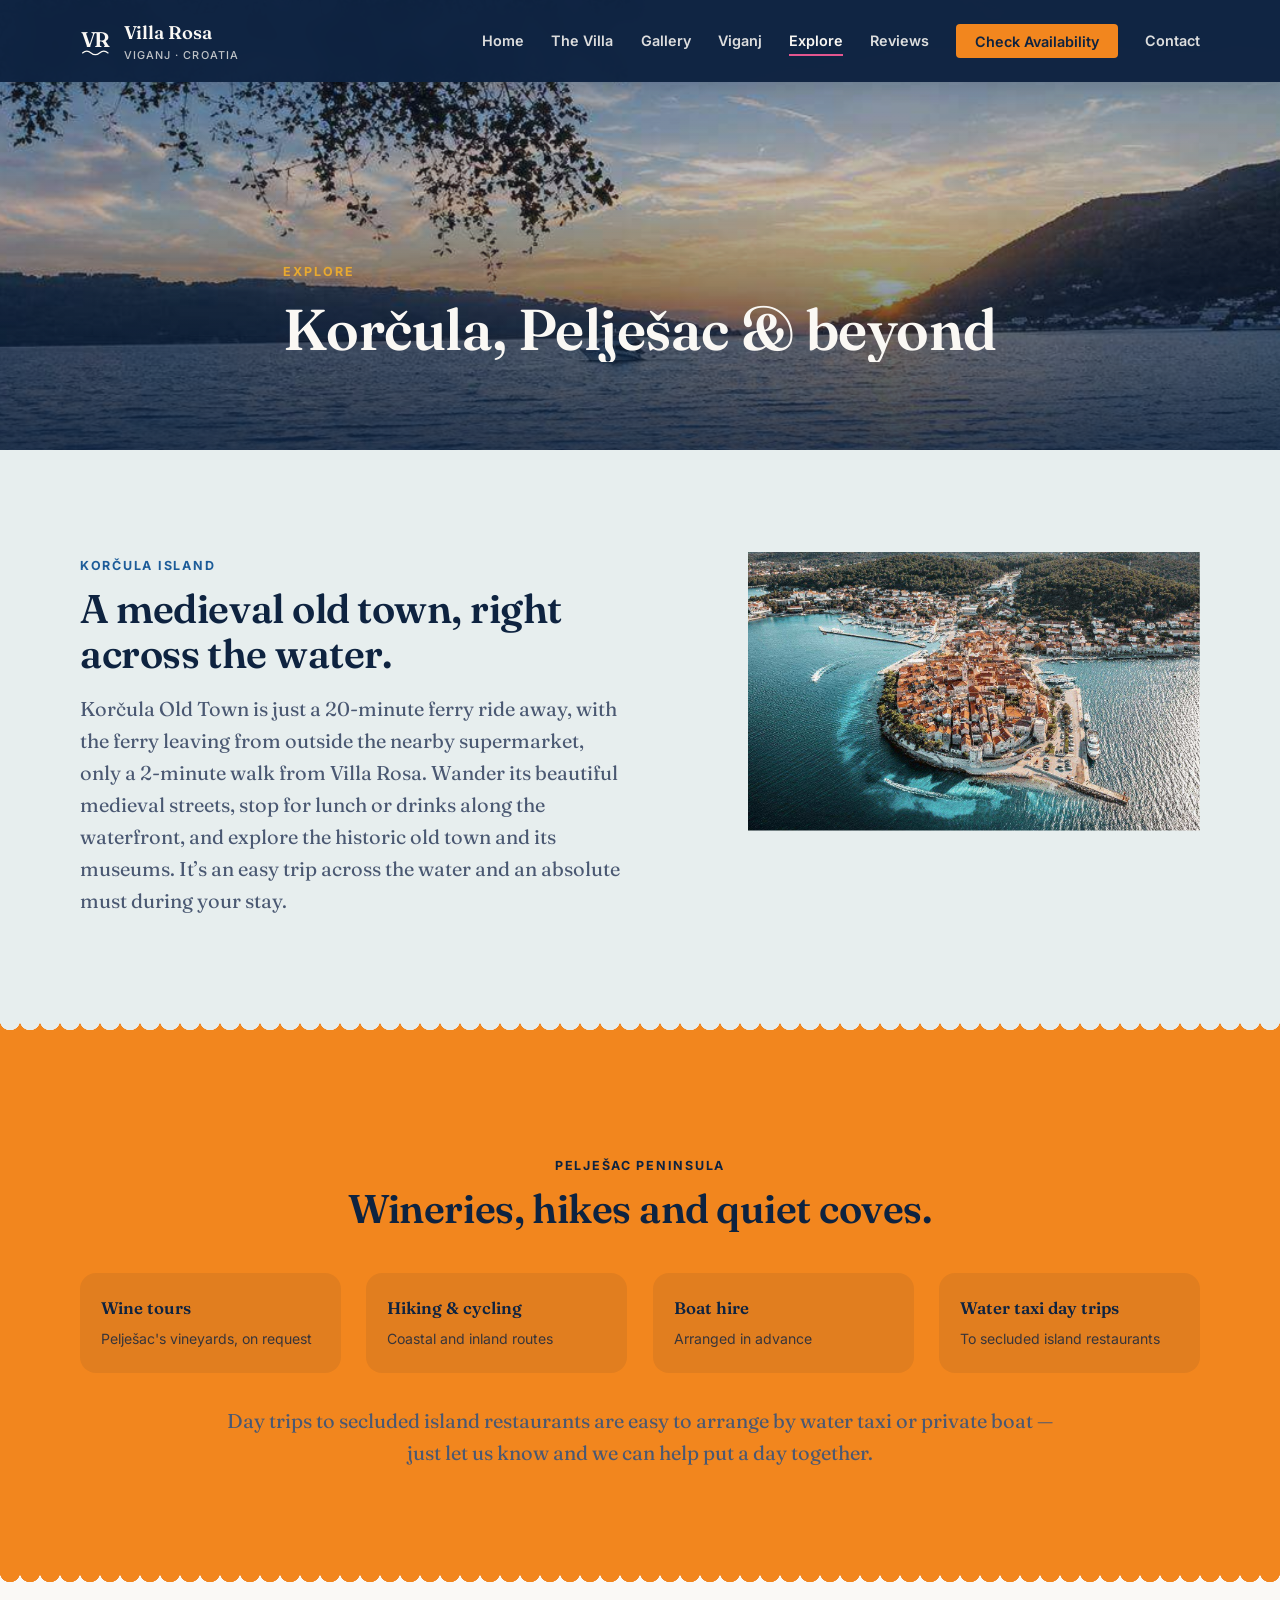
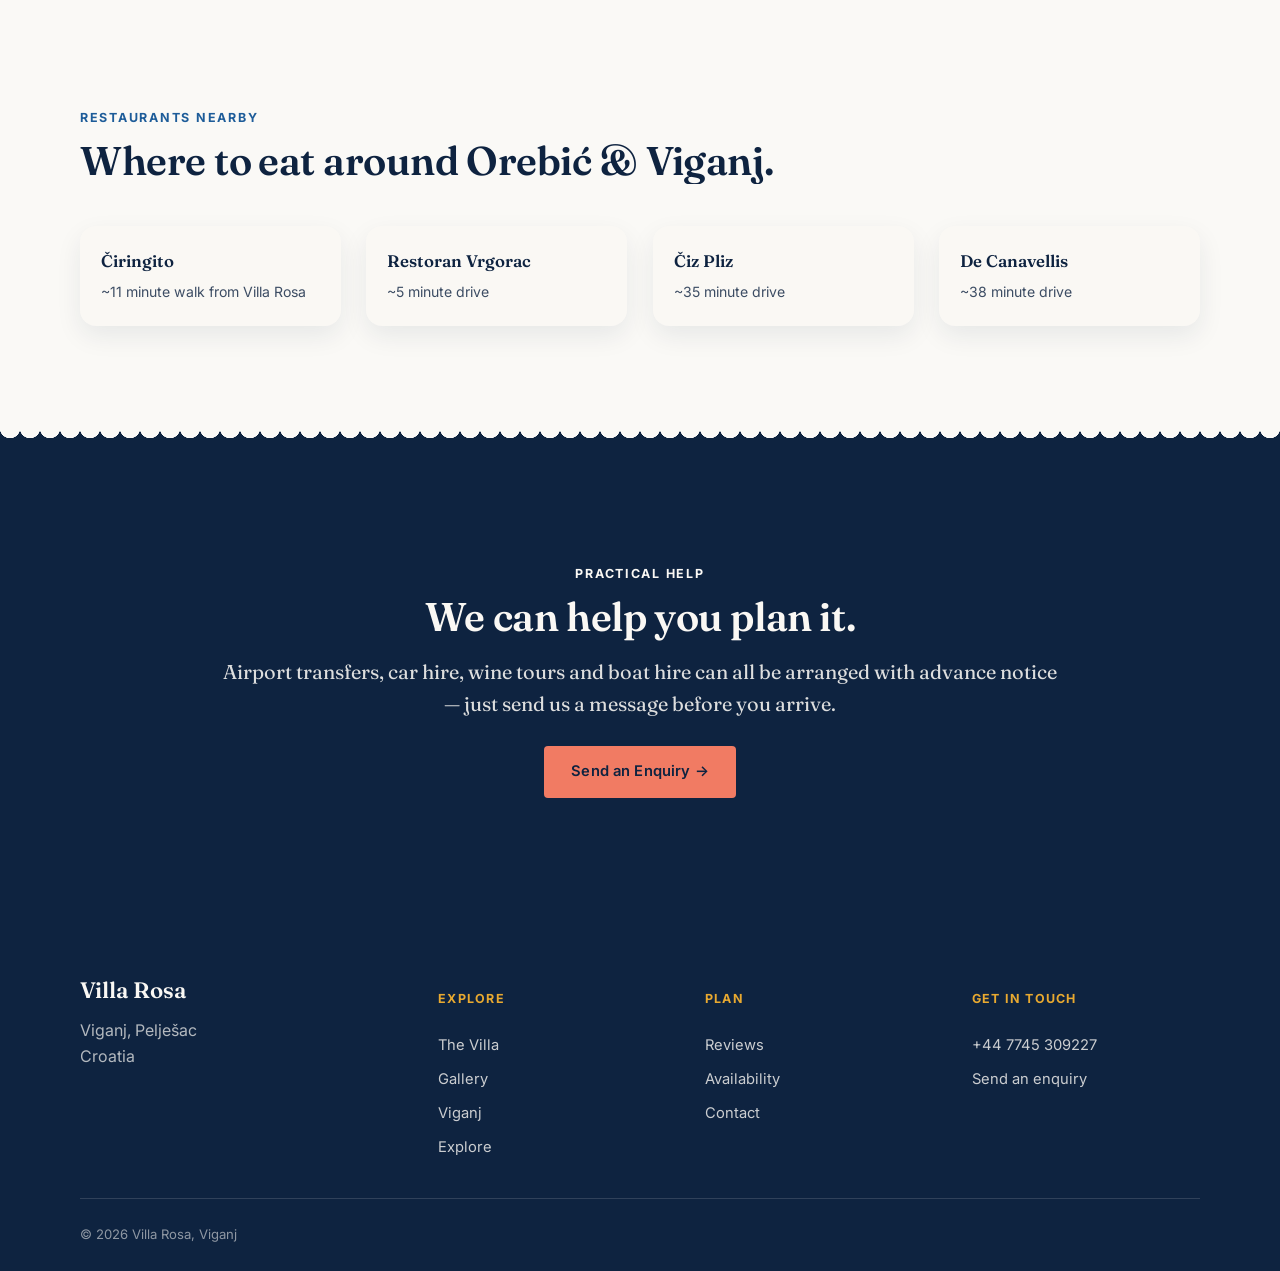
<file: Villa Rosa/basic web start/explore.html>
<!DOCTYPE html>
<html lang="en">
<head>
<meta charset="UTF-8">
<meta name="viewport" content="width=device-width, initial-scale=1.0">
<title>Explore — Korčula &amp; Pelješac | Villa Rosa</title>
<meta name="description" content="Day trips from Villa Rosa: Korčula Old Town, Pelješac wineries, beaches, restaurants and boat trips.">
<link rel="preconnect" href="https://fonts.googleapis.com">
<link rel="preconnect" href="https://fonts.gstatic.com" crossorigin>
<link rel="stylesheet" href="https://fonts.googleapis.com/css2?family=Fraunces:opsz,wght@9..144,400;9..144,500;9..144,600;9..144,700&family=Inter:wght@400;500;600;700&display=swap">
<link rel="stylesheet" href="assets/css/style.css">
</head>
<body>

<header class="site-header solid">
  <div class="wrap">
    <a href="index.html" class="brand">
      <svg class="brand-mark" viewBox="0 0 40 40" fill="none" xmlns="http://www.w3.org/2000/svg">
        <text x="1" y="27" font-family="'Fraunces', Georgia, serif" font-size="25" font-weight="600" letter-spacing="-2" fill="currentColor">VR</text>
        <path d="M3 34 Q8 30 13 34 T23 34 T33 34" stroke="currentColor" stroke-width="1.5" stroke-linecap="round" fill="none"/>
      </svg>
      <span>Villa Rosa<span class="brand-sub">Viganj · Croatia</span></span>
    </a>
    <nav>
      <ul class="nav-list">
        <li><a href="index.html">Home</a></li>
        <li><a href="the-villa.html">The Villa</a></li>
        <li><a href="gallery.html">Gallery</a></li>
        <li><a href="viganj.html">Viganj</a></li>
        <li><a href="explore.html" class="active">Explore</a></li>
        <li><a href="reviews.html">Reviews</a></li>
        <li><a href="availability.html" class="nav-cta">Check Availability</a></li>
        <li><a href="contact.html">Contact</a></li>
      </ul>
    </nav>
    <button class="nav-toggle" aria-label="Toggle menu" aria-expanded="false"><span></span><span></span><span></span></button>
  </div>
</header>

<section class="page-hero" style="min-height:50vh;">
  <div class="hero-media"><img src="assets/images/explore-hero-sunset.jpg" alt="Sunset over the Adriatic with a boat crossing the bay, framed by trees" style="object-position:50% 55%;"></div>
  <div class="hero-scrim"></div>
  <div class="hero-content wrap">
    <span class="hero-eyebrow">Explore</span>
    <h1 style="font-size:clamp(2.2rem,5vw,3.6rem);">Korčula, Pelješac &amp; beyond</h1>
  </div>
</section>

<section class="section bg-sky">
  <div class="wrap">
    <div class="editorial-grid">
      <div style="grid-column:1/span 6;align-self:center;" class="reveal">
        <span class="eyebrow">Korčula Island</span>
        <h2>A medieval old town, right across the water.</h2>
        <p class="lede mt-1">Korčula Old Town is just a 20-minute ferry ride away, with the ferry leaving from outside the nearby supermarket, only a 2-minute walk from Villa Rosa. Wander its beautiful medieval streets, stop for lunch or drinks along the waterfront, and explore the historic old town and its museums. It&rsquo;s an easy trip across the water and an absolute must during your stay.</p>
      </div>
      <div style="grid-column:8/span 5;" class="reveal reveal-2">
        <div class="eg-img shadow-lift"><img src="assets/images/korcula-old-town.jpg" alt="Aerial view of Korčula Old Town surrounded by the Adriatic"></div>
      </div>
    </div>
  </div>
</section>

<div class="scallop" style="--above:var(--sky);--below:var(--aperol);"></div>

<section class="section bg-aperol">
  <div class="wrap">
    <div class="section-head center reveal">
      <span class="eyebrow on-sunshine">Pelješac Peninsula</span>
      <h2>Wineries, hikes and quiet coves.</h2>
    </div>
    <div class="glance-grid">
      <div class="glance-item reveal reveal-1"><strong>Wine tours</strong><span>Pelješac's vineyards, on request</span></div>
      <div class="glance-item reveal reveal-2"><strong>Hiking &amp; cycling</strong><span>Coastal and inland routes</span></div>
      <div class="glance-item reveal reveal-3"><strong>Boat hire</strong><span>Arranged in advance</span></div>
      <div class="glance-item reveal reveal-4"><strong>Water taxi day trips</strong><span>To secluded island restaurants</span></div>
    </div>
    <p class="lede center mt-3 reveal" style="margin:2rem auto 0;">Day trips to secluded island restaurants are easy to arrange by water taxi or private boat — just let us know and we can help put a day together.</p>
  </div>
</section>

<div class="scallop" style="--above:var(--aperol);--below:var(--cream);"></div>

<section class="section bg-cream">
  <div class="wrap">
    <div class="section-head reveal">
      <span class="eyebrow">Restaurants nearby</span>
      <h2>Where to eat around Orebić &amp; Viganj.</h2>
    </div>
    <div class="glance-grid">
      <div class="glance-item reveal reveal-1"><strong>Čiringito</strong><span>~11 minute walk from Villa Rosa</span></div>
      <div class="glance-item reveal reveal-2"><strong>Restoran Vrgorac</strong><span>~5 minute drive</span></div>
      <div class="glance-item reveal reveal-3"><strong>Čiz Pliz</strong><span>~35 minute drive</span></div>
      <div class="glance-item reveal reveal-4"><strong>De Canavellis</strong><span>~38 minute drive</span></div>
    </div>
  </div>
</section>

<div class="scallop" style="--above:var(--cream);--below:var(--adriatic-deep);"></div>

<section class="section bg-adriatic-deep">
  <div class="wrap center reveal">
    <span class="eyebrow on-dark">Practical help</span>
    <h2>We can help you plan it.</h2>
    <p class="lede mt-1" style="color:rgba(250,248,244,.88);margin:1rem auto 0;">Airport transfers, car hire, wine tours and boat hire can all be arranged with advance notice — just send us a message before you arrive.</p>
    <a href="contact.html" class="btn btn-lemon mt-2">Send an Enquiry &rarr;</a>
  </div>
</section>

<footer class="site-footer">
  <div class="wrap">
    <div class="footer-grid">
      <div><div class="footer-brand">Villa Rosa</div><p style="color:rgba(250,248,244,.7);max-width:26em;">Viganj, Pelješac<br>Croatia</p></div>
      <div class="footer-col"><h4>Explore</h4><a href="the-villa.html">The Villa</a><a href="gallery.html">Gallery</a><a href="viganj.html">Viganj</a><a href="explore.html">Explore</a></div>
      <div class="footer-col"><h4>Plan</h4><a href="reviews.html">Reviews</a><a href="availability.html">Availability</a><a href="contact.html">Contact</a></div>
      <div class="footer-col"><h4>Get in touch</h4><a href="tel:+447745309227">+44 7745 309227</a><a href="contact.html">Send an enquiry</a></div>
    </div>
    <div class="footer-bottom"><span>&copy; <span class="js-year"></span> Villa Rosa, Viganj</span></div>
  </div>
</footer>

<script src="assets/js/main.js"></script>
</body>
</html>
</file>
<file: Villa Rosa/basic web start/assets/css/style.css>
/* ============================================================
   Villa Rosa — design system
   Editorial, Mediterranean-summer aesthetic: cloud/ivory neutrals
   dominate, Santorini blue is a strategic brand accent, and Aperol,
   mustard, coral and bougainvillea pink supply warm, sun-soaked
   moments. Animation/interaction system is unchanged from the
   previous pass — only colour values and section-colour classes
   have moved.
   ============================================================ */

:root{
  --display: 'Fraunces', Georgia, 'Times New Roman', serif;
  --body: 'Inter', -apple-system, BlinkMacSystemFont, 'Segoe UI', sans-serif;

  /* ---- Mediterranean summer palette ---- */
  --navy: #0E2340;           /* midnight navy — typography, header, footer, rare dark section */
  --navy-soft: #4A5872;      /* muted navy — secondary body text */
  --cloud: #FAF8F4;          /* soft off-white — primary neutral, most of the site */
  --ivory: #FAF9F6;          /* bright soft ivory — alternating neutral (corrected from a yellow-beige tone) */
  --wash: #E7EEEE;           /* soft pale wash — one restrained water/sky moment */
  --santorini: #1D5C99;      /* Santorini blue — buttons, links, icons, one bold section max per page */
  --aperol: #F2861E;         /* Aperol orange — CTA pill, occasional bold section */
  --mustard: #E8A930;        /* sunshine mustard — occasional bold section, secondary elements */
  --coral: #F17B63;          /* light coral — CTA strips, quote marks */
  --bougainvillea: #E4568F;  /* bougainvillea pink — small accents only */

  /* legacy variable names kept as aliases so nothing silently breaks */
  --ink: var(--navy);
  --ink-soft: var(--navy-soft);
  --cream: var(--ivory);
  --white: var(--cloud);
  --sky: var(--wash);
  --adriatic: var(--santorini);
  --adriatic-deep: var(--navy);
  --terracotta: var(--aperol);
  --lemon: var(--coral);
  --pink: var(--bougainvillea);

  --wrap-width: 1200px;
  --radius: 20px;
  --shadow: 0 20px 50px rgba(14,35,64,.14);

  /* ---- motion tokens (unchanged) ---- */
  --ease: cubic-bezier(.16,.84,.44,1);
  --ease-soft: cubic-bezier(.22,.61,.36,1);
}

/* ---------- reset ---------- */
*, *::before, *::after{ box-sizing: border-box; }
html{ scroll-behavior: smooth; }
body{
  margin:0;
  font-family: var(--body);
  color: var(--navy);
  background: var(--cloud);
  line-height: 1.6;
  -webkit-font-smoothing: antialiased;
}
img{ max-width:100%; display:block; }
a{ color: inherit; text-decoration: none; }
button{ font: inherit; cursor:pointer; }
ul{ margin:0; padding:0; list-style:none; }
h1,h2,h3{ font-family: var(--display); font-weight: 600; line-height: 1.12; margin:0; letter-spacing: -.01em; }
p{ margin:0; }

.wrap{ max-width: var(--wrap-width); margin: 0 auto; padding: 0 clamp(1.2rem, 4vw, 2.5rem); }
.center{ text-align: center; }
.mt-1{ margin-top: 1rem; }
.mt-2{ margin-top: 1.6rem; }
.mt-3{ margin-top: 2.6rem; }

/* ---------- typography helpers ---------- */
.eyebrow{
  display:inline-block; font-family: var(--body); font-weight:700; font-size:.78rem;
  letter-spacing:.14em; text-transform:uppercase; color: var(--santorini); margin-bottom:.7rem;
}
/* on-dark = sits on navy/Santorini (dark, low-luminance) backgrounds */
.eyebrow.on-dark{ color: var(--cloud); }
/* on sunshine = sits on Aperol/mustard (mid-light) backgrounds */
.eyebrow.on-sunshine{ color: var(--navy); }
h2{ font-size: clamp(1.7rem, 3.2vw, 2.5rem); }
.lede{ font-family: var(--display); font-size: clamp(1.05rem, 1.6vw, 1.25rem); color: var(--navy-soft); max-width: 42em; }
.body-text{ font-size: 1rem; color: var(--navy-soft); max-width: 40em; }
.section-head{ max-width: 44em; margin-bottom: 2.6rem; }
.section-head.center{ margin-left:auto; margin-right:auto; }

/* split-text staggered reveal (applied at runtime by main.js to h1/h2) */
.split-line{ display:block; overflow:hidden; }
.split-word{
  display:inline-block; transform: translateY(112%); opacity:0;
  transition: transform .8s var(--ease), opacity .5s ease;
  will-change: transform, opacity;
}
.split-line.in-view .split-word{ transform: translateY(0); opacity:1; }

/* ---------- buttons ---------- */
.btn{
  display:inline-flex; align-items:center; gap:.5em;
  padding: .85em 1.7em; border-radius: 4px;
  font-family: var(--body); font-weight:600; font-size:.92rem; letter-spacing:.01em;
  border: 2px solid transparent;
  transition: transform .45s var(--ease), box-shadow .45s var(--ease), background-color .35s ease, color .35s ease, border-color .35s ease;
}
.btn:hover{ transform: translateY(-3px); box-shadow: 0 14px 30px rgba(14,35,64,.2); }
.btn:active{ transform: translateY(-1px); box-shadow: 0 8px 18px rgba(14,35,64,.18); }
.btn-primary{ background: var(--santorini); color: var(--cloud); }
.btn-primary:hover{ background: #164a7d; }
.btn-lemon{ background: var(--coral); color: var(--navy); }
.btn-lemon:hover{ background: #ee5f41; }

/* ghost / underline CTAs — minimal text links, no pill or border box */
.btn-outline-dark, .btn-outline-light{
  padding: .3rem 0; border: none; border-radius: 0; border-bottom: 1.5px solid currentColor;
  background: none;
}
.btn-outline-dark{ color: var(--navy); }
.btn-outline-dark:hover{ background:none; color: var(--santorini); border-color: var(--santorini); transform: translateX(4px); box-shadow:none; }
.btn-outline-dark:active{ transform: translateX(1px); box-shadow:none; }
.btn-outline-light{ color: var(--cloud); border-color: rgba(250,248,244,.8); }
.btn-outline-light:hover{ background:none; color: var(--cloud); border-color: var(--cloud); transform: translateX(4px); box-shadow:none; }
.btn-outline-light:active{ transform: translateX(1px); box-shadow:none; }

/* ---------- header ---------- */
.site-header{
  position: fixed; top:0; left:0; right:0; z-index: 100;
  padding: 1.1rem 0;
  transition: background-color .5s var(--ease), box-shadow .5s ease, padding .4s var(--ease),
              backdrop-filter .5s ease, transform .5s var(--ease);
}
.site-header.hide{ transform: translateY(-104%); }
.site-header .wrap{ display:flex; align-items:center; justify-content:space-between; gap:1.5rem; }
.brand{ display:flex; align-items:center; gap:.6rem; font-family: var(--display); font-weight:600; font-size:1.15rem; color: var(--cloud); }
.brand-mark{ width:34px; height:34px; flex-shrink:0; transition: transform .5s var(--ease); }
.brand:hover .brand-mark{ transform: rotate(14deg); }
.brand-sub{ display:block; font-family: var(--body); font-weight:500; font-size:.68rem; letter-spacing:.1em; text-transform:uppercase; opacity:.75; }

.nav-list{ display:flex; align-items:center; gap:1.7rem; }
.nav-list a{
  font-size:.9rem; font-weight:600; color: var(--cloud); opacity:.88;
  padding:.3rem 0; border-bottom:2px solid transparent;
  transition: opacity .3s ease, border-color .35s var(--ease);
}
.nav-list a:hover, .nav-list a.active{ opacity:1; border-color: var(--bougainvillea); }
.nav-list a.nav-cta{
  opacity:1; padding:.6em 1.3em; border-radius:4px; background: var(--aperol); color: var(--navy); border-bottom:none;
  transition: background-color .35s ease, transform .45s var(--ease), box-shadow .45s var(--ease);
}
.nav-list a.nav-cta:hover{ background:#d8730f; transform: translateY(-2px); box-shadow: 0 10px 22px rgba(242,134,30,.35); }
.nav-list a.nav-cta.active{ border-color: transparent; }

.nav-toggle{ display:none; flex-direction:column; justify-content:center; gap:5px; width:34px; height:34px; background:none; border:none; padding:0; }
.nav-toggle span{ width:100%; height:2px; background: var(--cloud); border-radius:2px; transition: transform .3s var(--ease), opacity .25s ease; }

/* transparent-over-hero header (home page), solidifies on scroll */
.site-header:not(.solid){ background: transparent; }
.site-header:not(.solid).scrolled{
  background: rgba(14,35,64,.85);
  backdrop-filter: blur(14px); -webkit-backdrop-filter: blur(14px);
  box-shadow: 0 6px 24px rgba(0,0,0,.15); padding: .8rem 0;
}

/* solid header (inner pages) */
.site-header.solid{
  background: rgba(14,35,64,.97);
  backdrop-filter: blur(10px); -webkit-backdrop-filter: blur(10px);
  box-shadow: 0 4px 18px rgba(0,0,0,.12);
}

@media (max-width: 880px){
  .nav-toggle{ display:flex; }
  .nav-list{
    position:fixed; inset: 0 0 auto 0; top: 68px; flex-direction:column; align-items:stretch; gap:0;
    background: rgba(14,35,64,.98); backdrop-filter: blur(10px); padding: .5rem 1.5rem 1.5rem;
    transform: translateY(-14px); opacity:0; visibility:hidden; pointer-events:none;
    transition: opacity .4s var(--ease), transform .4s var(--ease), visibility 0s linear .4s;
  }
  .nav-list.open{
    transform: translateY(0); opacity:1; visibility:visible; pointer-events:auto;
    transition: opacity .4s var(--ease), transform .4s var(--ease), visibility 0s;
  }
  .nav-list li{ border-bottom:1px solid rgba(250,248,244,.1); opacity:0; transform: translateY(10px); transition: opacity .4s ease, transform .4s var(--ease); }
  .nav-list.open li{ opacity:1; transform: translateY(0); }
  .nav-list.open li:nth-child(1){ transition-delay:.06s; }
  .nav-list.open li:nth-child(2){ transition-delay:.11s; }
  .nav-list.open li:nth-child(3){ transition-delay:.16s; }
  .nav-list.open li:nth-child(4){ transition-delay:.21s; }
  .nav-list.open li:nth-child(5){ transition-delay:.26s; }
  .nav-list.open li:nth-child(6){ transition-delay:.31s; }
  .nav-list.open li:nth-child(7){ transition-delay:.36s; }
  .nav-list.open li:nth-child(8){ transition-delay:.41s; }
  .nav-list a{ display:block; padding: .95rem 0; border-bottom:none; }
  .nav-list a.nav-cta{ display:inline-block; margin: .8rem 0; }
  .site-header.open .nav-toggle span:nth-child(1){ transform: translateY(7px) rotate(45deg); }
  .site-header.open .nav-toggle span:nth-child(2){ opacity:0; }
  .site-header.open .nav-toggle span:nth-child(3){ transform: translateY(-7px) rotate(-45deg); }
}

/* ---------- hero ---------- */
.hero, .page-hero{
  position:relative; min-height: 92vh; display:flex; align-items:flex-end; overflow:hidden;
  background: var(--navy);
}
.page-hero{ min-height: 58vh; align-items:flex-end; }
.hero-media{ position:absolute; inset:-8% 0; }
.hero-media img{ width:100%; height:100%; object-fit:cover; transform: scale(1.08); will-change: transform; }
.hero-scrim{
  position:absolute; inset:0;
  background: linear-gradient(0deg, rgba(14,35,64,.84) 0%, rgba(14,35,64,.24) 55%, rgba(14,35,64,.34) 100%);
}
.hero-content{ position:relative; z-index:2; padding-bottom: clamp(3rem, 8vw, 5.5rem); color: var(--cloud); }
.hero-eyebrow{
  display:inline-block; font-weight:700; font-size:.78rem; letter-spacing:.16em; text-transform:uppercase;
  color: var(--mustard); margin-bottom: 1rem;
}
.hero h1{ font-size: clamp(2.6rem, 6.5vw, 4.8rem); color: var(--cloud); max-width: 16em; }
.hero .lede{ color: rgba(250,248,244,.88); margin-top: 1.1rem; }
.hero-ctas{ display:flex; flex-wrap:wrap; gap:1rem; margin-top: 2rem; }

.hero-scroll{
  position:absolute; right: clamp(1.2rem,4vw,2.5rem); bottom: 2rem; z-index:2;
  display:flex; flex-direction:column; align-items:center; gap:.6rem; color: rgba(250,248,244,.75);
}
.hero-scroll span:first-child{ font-size:.72rem; letter-spacing:.14em; text-transform:uppercase; writing-mode: vertical-rl; }
.hero-scroll .line{ width:1px; height:46px; background: rgba(250,248,244,.5); animation: scrollline 2.2s ease-in-out infinite; }
@keyframes scrollline{ 0%,100%{ transform: scaleY(.4); opacity:.5; } 50%{ transform: scaleY(1); opacity:1; } }

/* ---------- sections ---------- */
.section{ padding: clamp(3.5rem, 8vw, 6.5rem) 0; }
.section-sm{ padding: clamp(2.5rem, 5vw, 3.5rem) 0; }

/* neutrals — the dominant surfaces */
.bg-cream{ background: var(--ivory); }
.bg-white{ background: var(--cloud); }
.bg-sky{ background: var(--wash); }

/* dark statement — used sparingly, at most once or twice per page */
.bg-adriatic{ background: var(--santorini); color: var(--cloud); }
.bg-adriatic-deep{ background: var(--navy); color: var(--cloud); }
.bg-navy{ background: var(--navy); color: var(--cloud); }
.bg-santorini{ background: var(--santorini); color: var(--cloud); }

/* sunshine — warm, occasional bold moments */
.bg-terracotta{ background: var(--aperol); color: var(--navy); }
.bg-aperol{ background: var(--aperol); color: var(--navy); }
.bg-mustard{ background: var(--mustard); color: var(--navy); }
.bg-lemon{ background: var(--coral); color: var(--navy); }

.bg-adriatic .body-text, .bg-adriatic-deep .body-text, .bg-navy .body-text, .bg-santorini .body-text{ color: rgba(250,248,244,.85); }
.bg-adriatic h2, .bg-adriatic-deep h2, .bg-navy h2, .bg-santorini h2{ color: var(--cloud); }
.bg-terracotta .body-text, .bg-aperol .body-text, .bg-mustard .body-text, .bg-lemon .body-text{ color: rgba(14,35,64,.78); }
.bg-terracotta h2, .bg-aperol h2, .bg-mustard h2, .bg-lemon h2{ color: var(--navy); }

/* ---------- editorial grid ---------- */
.editorial-grid{ display:grid; grid-template-columns: repeat(12, 1fr); gap: 1.6rem 1.6rem; align-items:start; }
@media (max-width: 860px){
  .editorial-grid > *{ grid-column: 1 / -1 !important; margin-top: 0 !important; }
}

.eg-img{ border-radius: 0; overflow:hidden; }
.eg-img img{ width:100%; height:100%; object-fit:cover; transform: scale(1.12); transition: transform .9s var(--ease); }
.eg-img:hover img{ transform: scale(1.06); }
.shadow-lift{ box-shadow: var(--shadow); }
.rounded-photo{ border-radius: 0; overflow:hidden; }
.rounded-photo img{ width:100%; height:100%; object-fit:cover; transform: scale(1.12); transition: transform .9s var(--ease); }
.rounded-photo:hover img{ transform: scale(1.06); }

/* curtain reveal — uncover images as their reveal wrapper enters view */
.reveal .eg-img, .reveal .rounded-photo, .reveal .ph{
  clip-path: inset(0 0 100% 0);
  transition: clip-path 1s var(--ease);
}
.reveal.in-view .eg-img, .reveal.in-view .rounded-photo, .reveal.in-view .ph{
  clip-path: inset(0 0 0% 0);
}
.reveal .eg-img img, .reveal .rounded-photo img{ transition: transform 1.1s var(--ease); }
.reveal.in-view .eg-img img, .reveal.in-view .rounded-photo img{ transform: scale(1); }

/* polaroid photo cards */
.polaroid{
  background: var(--cloud); padding: .6rem .6rem 1.1rem; border-radius: 4px;
  box-shadow: 0 16px 34px rgba(14,35,64,.18); margin:0;
  transition: transform .5s var(--ease), box-shadow .5s var(--ease);
}
.polaroid:hover{ box-shadow: 0 22px 46px rgba(14,35,64,.26); }
.polaroid img{ width:100%; object-fit:cover; aspect-ratio: 4/5; transform: scale(1.1); transition: transform .9s var(--ease); }
.reveal.in-view .polaroid img{ transform: scale(1); }
.polaroid:hover img{ transform: scale(1.05); }
.polaroid figcaption{
  text-align:center; font-family: var(--display); font-style:italic; font-size:.88rem;
  color: var(--navy-soft); margin-top:.6rem;
}

/* placeholder art tile — used where photography is pending */
.ph{
  display:flex; align-items:center; justify-content:center; text-align:center;
  background: linear-gradient(135deg, var(--wash), #d7e6e6);
  border-radius: var(--radius); border: 1.5px dashed rgba(14,35,64,.22);
  color: var(--navy); font-family: var(--display); font-style:italic; font-size:.92rem;
  min-height: 180px; padding: 1rem;
}

.tile-pattern{ background: var(--cloud); border-radius: var(--radius); }

/* ---------- glance / fact grid ---------- */
.glance-grid{ display:grid; grid-template-columns: repeat(4, 1fr); gap: 1.6rem; }
.glance-item{
  display:flex; flex-direction:column; gap:.35rem; padding: 1.4rem 1.3rem;
  background: rgba(250,248,244,.08); border-radius: 16px;
  transition: transform .45s var(--ease), box-shadow .45s var(--ease);
}
.glance-item:hover{ transform: translateY(-4px); }
.bg-cream .glance-item, .bg-white .glance-item, .bg-sky .glance-item{
  background: var(--cloud); box-shadow: 0 10px 26px rgba(14,35,64,.08);
}
.bg-cream .glance-item:hover, .bg-white .glance-item:hover, .bg-sky .glance-item:hover{
  box-shadow: 0 16px 36px rgba(14,35,64,.14);
}
.bg-terracotta .glance-item, .bg-aperol .glance-item, .bg-mustard .glance-item, .bg-lemon .glance-item{
  background: rgba(14,35,64,.07);
}
.glance-icon{ width:26px; height:26px; color: var(--santorini); margin-bottom:.3rem; transition: transform .45s var(--ease); }
.glance-item:hover .glance-icon{ transform: scale(1.1); }
.bg-adriatic .glance-icon, .bg-adriatic-deep .glance-icon, .bg-navy .glance-icon, .bg-santorini .glance-icon{ color: var(--mustard); }
.bg-terracotta .glance-icon, .bg-aperol .glance-icon, .bg-mustard .glance-icon, .bg-lemon .glance-icon{ color: var(--navy); }
.glance-item strong{ font-family: var(--display); font-size: 1.05rem; font-weight:600; }
.glance-item span{ font-size: .88rem; opacity:.8; }
@media (max-width: 760px){ .glance-grid{ grid-template-columns: repeat(2, 1fr); } }
@media (max-width: 460px){ .glance-grid{ grid-template-columns: 1fr; } }

/* ---------- stat pill ---------- */
.stat-pill{
  display:inline-block; padding:.6em 1.3em; border-radius:100px; font-weight:700; font-size:.85rem;
  background: rgba(250,248,244,.14); color: inherit; border: 1.5px solid rgba(250,248,244,.3);
  transition: transform .4s var(--ease), box-shadow .4s var(--ease);
}
.stat-pill:hover{ transform: translateY(-2px); }
.bg-cream .stat-pill, .bg-white .stat-pill{ background: var(--cloud); color: var(--navy); border-color: rgba(228,86,143,.3); }

/* ---------- reviews ---------- */
.review-card{ background: var(--cloud); border-radius: 18px; padding: 1.6rem; box-shadow: var(--shadow); transition: transform .5s var(--ease), box-shadow .5s var(--ease); }
.review-card:hover{ transform: translateY(-4px); box-shadow: 0 26px 56px rgba(14,35,64,.18); }
.quote-mark{ display:block; font-family: var(--display); font-size: 2.6rem; color: var(--coral); line-height:1; margin-bottom:.4rem; }

/* ---------- scallop divider ---------- */
.scallop{ height: 30px; background: var(--below); position: relative; overflow:hidden; }
.scallop::before{
  content:""; position:absolute; left:0; right:0; top:0; height:20px;
  background-image: radial-gradient(circle at 10px 10px, var(--above) 10px, transparent 10.5px);
  background-size: 20px 20px; background-repeat: repeat-x; background-position: 0 -10px;
}

/* ---------- footer ---------- */
.site-footer{ background: var(--navy); color: var(--cloud); padding: clamp(3rem,6vw,4.5rem) 0 1.6rem; }
.footer-grid{ display:grid; grid-template-columns: 1.4fr 1fr 1fr 1fr; gap: 2.4rem; padding-bottom: 2.4rem; border-bottom: 1px solid rgba(250,248,244,.14); }
.footer-brand{ font-family: var(--display); font-size: 1.4rem; font-weight:600; margin-bottom:.6rem; }
.footer-col h4{ font-family: var(--body); font-size:.78rem; font-weight:700; letter-spacing:.1em; text-transform:uppercase; color: var(--mustard); margin-bottom: .9rem; }
.footer-col{ display:flex; flex-direction:column; gap:.65rem; }
.footer-col a{ position:relative; display:inline-block; width:max-content; color: rgba(250,248,244,.8); font-size:.92rem; transition: color .3s ease; }
.footer-col a::after{ content:""; position:absolute; left:0; bottom:-2px; width:0; height:1px; background: var(--bougainvillea); transition: width .4s var(--ease); }
.footer-col a:hover{ color: var(--cloud); }
.footer-col a:hover::after{ width:100%; }
.footer-bottom{ display:flex; flex-wrap:wrap; justify-content:space-between; gap:.6rem; padding-top: 1.6rem; font-size:.82rem; color: rgba(250,248,244,.55); }
@media (max-width: 760px){ .footer-grid{ grid-template-columns: 1fr 1fr; } }
@media (max-width: 460px){ .footer-grid{ grid-template-columns: 1fr; } }

/* ---------- lightbox ---------- */
.lightbox{
  position: fixed; inset:0; z-index: 1000; background: rgba(14,35,64,.92);
  display:flex; align-items:center; justify-content:center; padding: 2rem;
  opacity:0; visibility:hidden; transition: opacity .4s var(--ease), visibility 0s linear .4s;
}
.lightbox.open{ opacity:1; visibility:visible; transition: opacity .4s var(--ease), visibility 0s; }
.lightbox img{
  max-width: min(90vw, 1100px); max-height: 86vh; border-radius: 8px; box-shadow: 0 30px 80px rgba(0,0,0,.5);
  opacity:0; transform: scale(.94); transition: opacity .45s var(--ease), transform .45s var(--ease);
}
.lightbox.open img{ opacity:1; transform: scale(1); }
.lightbox img.is-swapping{ opacity:0; transform: scale(.97); }
.lightbox-close{
  position:absolute; top: 1.5rem; right: 1.5rem; width:44px; height:44px; border-radius:50%;
  background: rgba(250,248,244,.12); color: var(--cloud); border:none; font-size:1.6rem; line-height:1;
  display:flex; align-items:center; justify-content:center; transition: background .3s ease, transform .3s var(--ease);
}
.lightbox-close:hover{ background: rgba(228,86,143,.55); transform: rotate(90deg); }
.lightbox-nav{
  position:absolute; top:50%; transform: translateY(-50%); width:50px; height:50px; border-radius:50%;
  background: rgba(250,248,244,.12); color: var(--cloud); border:none; font-size:1.8rem; line-height:1;
  display:flex; align-items:center; justify-content:center; transition: background .3s ease, transform .3s var(--ease);
}
.lightbox-nav:hover{ background: rgba(228,86,143,.55); }
.lightbox-prev{ left: 1.5rem; }
.lightbox-prev:hover{ transform: translateY(-50%) translateX(-3px); }
.lightbox-next{ right: 1.5rem; }
.lightbox-next:hover{ transform: translateY(-50%) translateX(3px); }
@media (max-width:640px){
  .lightbox-nav{ width:40px; height:40px; font-size:1.4rem; }
  .lightbox-prev{ left:.6rem; } .lightbox-next{ right:.6rem; }
}

/* ---------- reveal-on-scroll ---------- */
.reveal{
  opacity:0; transform: translateY(30px) scale(.98);
  transition: opacity .9s var(--ease), transform .9s var(--ease);
  will-change: opacity, transform;
}
.reveal.in-view{ opacity:1; transform: translateY(0) scale(1); }
.reveal-1.in-view{ transition-delay: .09s; }
.reveal-2.in-view{ transition-delay: .18s; }
.reveal-3.in-view{ transition-delay: .27s; }
.reveal-4.in-view{ transition-delay: .36s; }

/* ---------- lightweight cross-document page transitions ---------- */
/* Native View Transitions API: browsers that support it get a graceful
   cross-fade between pages; unsupported browsers simply ignore this rule
   and navigate exactly as before (that IS the fallback — no JS required).
   @view-transition must stay a top-level rule (not nested in @media) —
   reduced-motion is instead handled by collapsing the duration to ~0. */
@view-transition{ navigation: auto; }
@media not (prefers-reduced-motion: reduce){
  ::view-transition-old(root){ animation-duration:.42s; animation-timing-function: cubic-bezier(.22,.61,.36,1); }
  ::view-transition-new(root){ animation-duration:.5s; animation-timing-function: cubic-bezier(.16,.84,.44,1); }
}
@media (prefers-reduced-motion: reduce){
  ::view-transition-old(root), ::view-transition-new(root){ animation-duration:.01s; }
  html{ scroll-behavior:auto; }
  .reveal{ opacity:1; transform:none; transition:none; }
  .reveal .eg-img, .reveal .rounded-photo, .reveal .ph{ clip-path:none; transition:none; }
  .reveal .eg-img img, .reveal .rounded-photo img, .reveal.in-view .polaroid img, .polaroid img{ transform:none !important; transition:none; }
  .split-word{ transform:none; opacity:1; transition:none; }
  .hero-scroll .line{ animation:none; }
  .hero-media img{ transform:none; }
  .site-header{ transform:none !important; transition:background-color .3s ease; }
  .lightbox, .lightbox img{ transition:opacity .2s ease; transform:none; }
  .nav-list, .nav-list li{ transition:opacity .2s ease; transform:none; }
}
</file>
